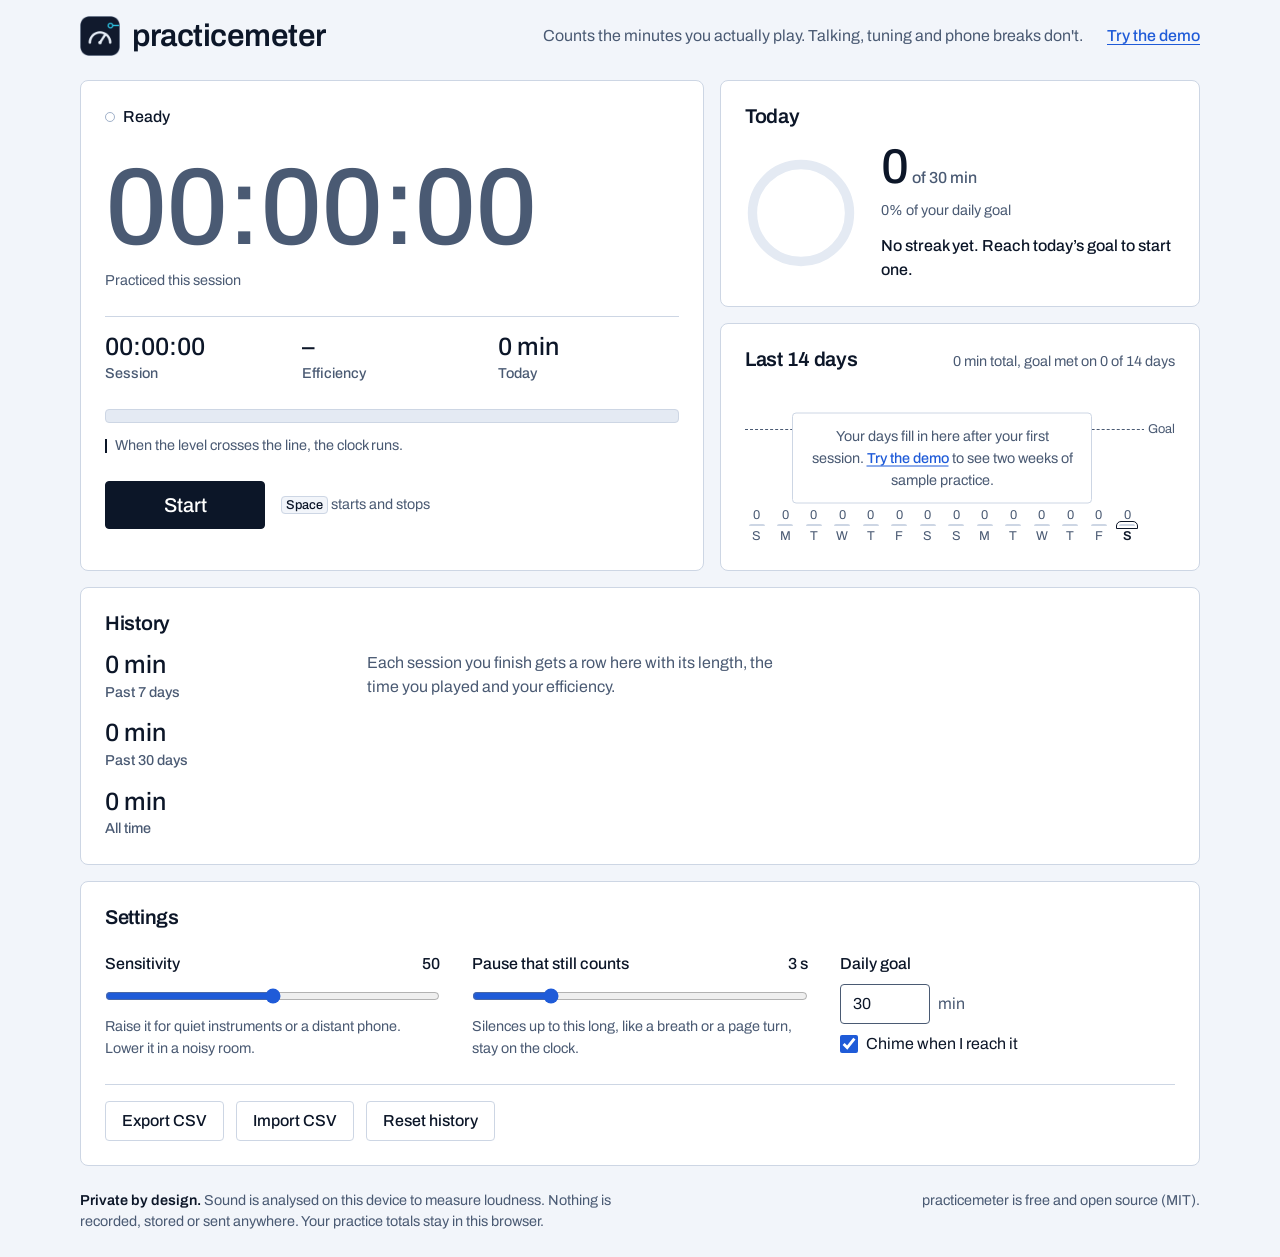
<file: index.html>
<!doctype html>
<html lang="en">
<head>
  <meta charset="utf-8">
  <meta name="viewport" content="width=device-width, initial-scale=1, viewport-fit=cover">
  <title>practicemeter: a practice timer that only counts while you play</title>
  <meta name="description" content="A practice timer for musicians. It listens through the microphone and only counts the time your instrument is actually sounding.">
  <meta name="color-scheme" content="light dark">
  <meta name="theme-color" content="#f2f5fa" media="(prefers-color-scheme: light)">
  <meta name="theme-color" content="#0b1222" media="(prefers-color-scheme: dark)">
  <link rel="icon" href="icon-32.png" type="image/png" sizes="32x32">
  <link rel="apple-touch-icon" href="icon-180.png">
  <link rel="manifest" href="manifest.webmanifest">
  <link rel="stylesheet" href="tokens.css">
  <link rel="stylesheet" href="style.css">
</head>
<body>
  <a class="skip" href="#toggle">Skip to start button</a>

  <header class="masthead">
    <div class="brand">
      <img class="mark" src="icon-192.png" width="40" height="40" alt="">
      <h1>practicemeter</h1>
    </div>
    <div class="masthead-side">
      <p class="tagline">Counts the minutes you actually play. Talking, tuning and phone breaks don't.</p>
      <a class="demo-link" id="demo-link" href="?demo">Try the demo</a>
    </div>
  </header>

  <main class="layout">
    <section class="panel stage" aria-labelledby="stage-title" data-status="idle" id="stage">
      <h2 id="stage-title" class="visually-hidden">Practice clock</h2>

      <div class="status">
        <span class="pad" aria-hidden="true"></span>
        <span id="status-label">Ready</span>
      </div>
      <!-- Screen readers hear lasting changes only (start, stop, goal), not every play/pause flip. -->
      <p class="visually-hidden" id="announce" role="status" aria-live="polite" aria-atomic="true"></p>

      <p class="clock" id="clock" role="timer" aria-label="Practice time this session">00:00:00</p>
      <p class="clock-caption">Practiced this session</p>

      <dl class="session-stats">
        <div>
          <dt>Session</dt>
          <dd id="session-time">00:00:00</dd>
        </div>
        <div>
          <dt>Efficiency</dt>
          <dd id="efficiency">–</dd>
        </div>
        <div>
          <dt>Today</dt>
          <dd id="today-short">0 min</dd>
        </div>
      </dl>

      <div class="meter-wrap">
        <div class="meter" id="meter" role="meter" aria-label="Microphone level"
             aria-valuemin="-90" aria-valuemax="0" aria-valuenow="-90" aria-valuetext="No input">
          <div class="meter-fill" id="meter-fill"></div>
          <div class="meter-floor" id="meter-floor" hidden></div>
          <div class="meter-threshold" id="meter-threshold" hidden></div>
        </div>
        <p class="meter-legend">
          <span class="legend-line" aria-hidden="true"></span>
          When the level crosses the line, the clock runs.
        </p>
      </div>

      <div class="actions">
        <button type="button" class="btn primary" data-variant="primary" id="toggle" aria-keyshortcuts="Space">Start</button>
        <span class="hint" aria-hidden="true"><kbd>Space</kbd> starts and stops</span>
      </div>

      <div class="notice" id="notice" role="alert" hidden></div>
    </section>

    <section class="panel goal" aria-labelledby="goal-title" id="goal-card">
      <h2 id="goal-title">Today</h2>
      <div class="goal-body">
        <svg class="ring" viewBox="0 0 120 120" aria-hidden="true" focusable="false">
          <circle class="ring-burst" cx="60" cy="60" r="52"/>
          <circle class="ring-track" cx="60" cy="60" r="52"/>
          <circle class="ring-value" id="ring-value" cx="60" cy="60" r="52"/>
        </svg>
        <div class="goal-text">
          <p class="goal-minutes"><span id="today-min">0</span><span class="unit"> of <span id="goal-min">30</span> min</span></p>
          <p class="goal-progress" id="goal-progress">0% of your daily goal</p>
          <p class="streak" id="streak">No streak yet</p>
        </div>
      </div>
    </section>

    <section class="panel history" aria-labelledby="history-title">
      <div class="panel-head">
        <h2 id="history-title">Last 14 days</h2>
        <p class="history-total" id="history-total"></p>
      </div>
      <div class="chart">
        <div class="goal-line" id="goal-line" aria-hidden="true"><span>Goal</span></div>
        <ol class="bars" id="bars" aria-label="Minutes practiced per day, oldest first"></ol>
        <p class="chart-empty" id="chart-empty" hidden>Your days fill in here after your first session. <a href="?demo">Try the demo</a> to see two weeks of sample practice.</p>
      </div>
    </section>

    <section class="panel sessions" aria-labelledby="sessions-title">
      <h2 id="sessions-title">History</h2>
      <dl class="totals">
        <div><dt>Past 7 days</dt><dd id="total-week">0 min</dd></div>
        <div><dt>Past 30 days</dt><dd id="total-month">0 min</dd></div>
        <div><dt>All time</dt><dd id="total-all">0 min</dd></div>
      </dl>
      <div class="session-list">
        <table class="session-table" id="session-table" hidden>
          <caption class="visually-hidden">Practice sessions, newest first</caption>
          <thead>
            <tr><th scope="col">Started</th><th scope="col">Length</th><th scope="col">Played</th><th scope="col">Efficiency</th></tr>
          </thead>
          <tbody id="session-rows"></tbody>
        </table>
        <p class="sessions-empty" id="sessions-empty">Each session you finish gets a row here with its length, the time you played and your efficiency.</p>
        <button type="button" class="btn secondary" id="sessions-more" aria-controls="session-table" hidden>Show all</button>
      </div>
    </section>

    <section class="panel settings" aria-labelledby="settings-title">
      <h2 id="settings-title">Settings</h2>
      <div class="field">
        <label for="sensitivity">Sensitivity</label>
        <input type="range" id="sensitivity" min="0" max="100" step="5" value="50" aria-describedby="sensitivity-help">
        <output for="sensitivity" id="sensitivity-out">50</output>
        <p class="help" id="sensitivity-help">Raise it for quiet instruments or a distant phone. Lower it in a noisy room.</p>
      </div>
      <div class="field">
        <label for="grace">Pause that still counts</label>
        <input type="range" id="grace" min="1" max="10" step="1" value="3" aria-describedby="grace-help">
        <output for="grace" id="grace-out">3 s</output>
        <p class="help" id="grace-help">Silences up to this long, like a breath or a page turn, stay on the clock.</p>
      </div>
      <div class="field field-inline">
        <label for="goal">Daily goal</label>
        <span class="number-wrap"><input type="number" id="goal" min="1" max="600" step="1" value="30" inputmode="numeric"> <span>min</span></span>
        <label class="check"><input type="checkbox" id="chime" checked> Chime when I reach it</label>
      </div>
      <div class="data-actions">
        <button type="button" class="btn secondary" id="export">Export CSV</button>
        <button type="button" class="btn secondary" id="import">Import CSV</button>
        <input type="file" id="import-file" accept=".csv,text/csv" hidden>
        <button type="button" class="btn secondary danger" id="reset">Reset history</button>
        <p class="data-status" id="data-status" role="status"></p>
      </div>
    </section>
  </main>

  <footer class="footer">
    <p><strong>Private by design.</strong> Sound is analysed on this device to measure loudness. Nothing is recorded, stored or sent anywhere. Your practice totals stay in this browser.</p>
    <p>practicemeter is free and open source (MIT).</p>
  </footer>

  <script src="detector.js"></script>
  <script src="micwatch.js"></script>
  <script src="history.js"></script>
  <script src="app.js"></script>
</body>
</html>
</file>
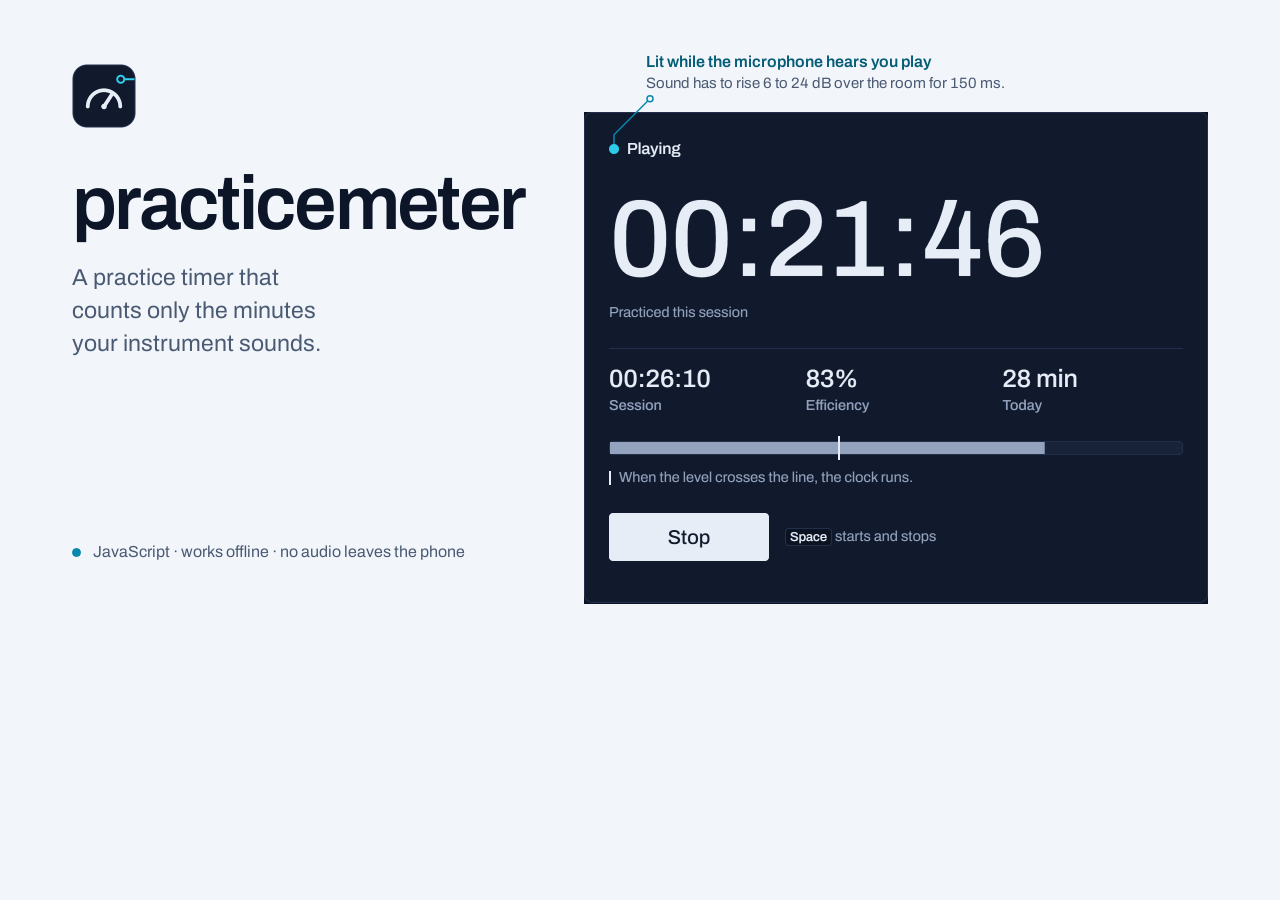
<file: tools/banner/banner.html>
<!doctype html>
<html lang="en">
<head>
<meta charset="utf-8">
<title>practicemeter banner</title>
<link rel="stylesheet" href="tokens.css">
<link rel="stylesheet" href="banner.css">
<script src="trace.js"></script>
<style>
  /* app.png: the practice clock panel at 2x, dark, from the running demo (python tools/shoot.py).
     The shot already has its own panel border, so it sits on the board without .artifact. */
  .shot { position: absolute; left: 584px; top: 112px; width: 624px; display: block; }
</style>
</head>
<body>
<main class="sheet">
  <section class="intro">
    <img class="icon" src="icon.png" alt="">
    <h1>practicemeter</h1>
    <p class="sub">A practice timer that counts only the minutes your instrument sounds.</p>
    <p class="meta"><span class="pad" data-state="live"></span>JavaScript · works offline · no audio leaves the phone</p>
  </section>

  <img class="shot" src="app.png" alt="">

  <p class="callout lit" id="c-pad" style="left:646px;top:36px;width:520px"><b>Lit while the microphone hears you play</b>Sound has to rise 6 to 24 dB over the room for 150 ms.</p>
</main>
<script>
  // shot coordinates (2x pixels) to banner coordinates; the status pad sits at (60, 73)
  const img = (x, y) => [584 + x / 2, 112 + y / 2];
  const pad = img(60, 73);
  const label = document.getElementById("c-pad").getBoundingClientRect();
  traces([
    [[label.left + 4, label.bottom + 6], [pad[0], pad[1] - 4.5], { lit: true, r: 0 }],
  ]);
</script>
</body>
</html>
</file>
<file: tokens.css>
/* A2M33 "trace" design tokens. Copy this file (and fonts/) into a project; do not edit per project.
   Source of truth: notes/design/README.md */

@font-face { font-family: "Archivo"; font-weight: 400; font-display: swap; src: url("fonts/Archivo-400.woff2") format("woff2"); }
@font-face { font-family: "Archivo"; font-weight: 500; font-display: swap; src: url("fonts/Archivo-500.woff2") format("woff2"); }
@font-face { font-family: "Archivo"; font-weight: 600; font-display: swap; src: url("fonts/Archivo-600.woff2") format("woff2"); }
@font-face { font-family: "Archivo"; font-weight: 700; font-display: swap; src: url("fonts/Archivo-700.woff2") format("woff2"); }
@font-face { font-family: "JetBrains Mono"; font-weight: 400; font-display: swap; src: url("fonts/JetBrainsMono-400.woff2") format("woff2"); }
@font-face { font-family: "JetBrains Mono"; font-weight: 500; font-display: swap; src: url("fonts/JetBrainsMono-500.woff2") format("woff2"); }

:root {
  color-scheme: light dark;

  /* Light: drafting paper with a blue cast */
  --ground: #f2f5fa;     /* page background */
  --panel: #ffffff;      /* raised surfaces */
  --inset: #e4eaf3;      /* wells, tracks, inactive fills */
  --line: #cdd6e4;       /* 1px borders and rules */
  --trace: #9fb0c9;      /* idle traces and pads */
  --ink: #0c1628;        /* main text and values */
  --ink-2: #4a5a73;      /* labels and secondary text */
  --signal: #0788ad;     /* the one signal colour: live, active, the lit trace */
  --signal-ink: #055c76; /* signal-coloured text on light */
  --link: #1f5bd8;       /* links, focus, selected */
  --fault: #c9343a;      /* faults and errors only */
  --ok: #1d8458;         /* a confirmed good state, sparingly */

  --font: "Archivo", "Vazirmatn", system-ui, sans-serif;
  --font-code: "JetBrains Mono", Consolas, ui-monospace, monospace; /* code, commands, measurements only */

  /* Type scale (1.25, base 16px) */
  --t-xs: 0.8rem;
  --t-sm: 0.9rem;
  --t-md: 1rem;
  --t-lg: 1.25rem;
  --t-xl: 1.563rem;
  --t-2xl: 1.953rem;
  --t-3xl: 2.441rem;
  --t-value: 3.052rem;

  /* Space (4px grid) */
  --s1: 4px; --s2: 8px; --s3: 12px; --s4: 16px; --s5: 24px; --s6: 32px; --s7: 48px; --s8: 64px;

  /* Radius by hierarchy */
  --r-panel: 8px;
  --r-control: 4px;
  --r-pad: 50%;

  --trace-w: 1.5px;
  --dur: 160ms;
  --ease: cubic-bezier(0.23, 1, 0.32, 1);
}

@media (prefers-color-scheme: dark) {
  :root {
    /* Dark: board at night, deep navy, never pure black */
    --ground: #0b1222;
    --panel: #111a2d;
    --inset: #18233a;
    --line: #22304b;
    --trace: #3a4d70;
    --ink: #e6edf7;
    --ink-2: #93a3bd;
    --signal: #2fcbea;
    --signal-ink: #7fe0f3;
    --link: #6f9dff;
    --fault: #ff6b6b;
    --ok: #3fcf93;
  }
}

:root[data-theme="light"] { color-scheme: light; }
:root[data-theme="dark"] { color-scheme: dark; }

/* Base */
*, *::before, *::after { box-sizing: border-box; }
html { font-family: var(--font); font-size: 100%; line-height: 1.5; color: var(--ink); background: var(--ground);
       font-variant-numeric: tabular-nums; -webkit-text-size-adjust: 100%; }
body { margin: 0; }
::selection { background: color-mix(in srgb, var(--signal) 30%, transparent); color: var(--ink); }
a { color: var(--link); text-underline-offset: 0.2em; text-decoration-thickness: 1px; }
:focus-visible { outline: 2px solid var(--link); outline-offset: 2px; border-radius: var(--r-control); }
h1, h2, h3 { font-weight: 600; line-height: 1.12; letter-spacing: -0.015em; margin: 0 0 var(--s3); text-wrap: balance; }
h1 { font-size: var(--t-2xl); }
h2 { font-size: var(--t-xl); }
h3 { font-size: var(--t-lg); }
code, kbd, samp { font-family: var(--font-code); font-size: 0.92em; }

/* Signature: the pad. A hollow ring at the end of a trace. Idle = trace colour, live = filled signal, fault = red. */
.pad { display: inline-block; width: 0.62em; height: 0.62em; border-radius: var(--r-pad);
       border: var(--trace-w) solid var(--trace); background: transparent; vertical-align: 0.04em; }
.pad[data-state="live"] { border-color: var(--signal); background: var(--signal); }
.pad[data-state="fault"] { border-color: var(--fault); background: var(--fault); }
.pad[data-state="ok"] { border-color: var(--ok); }

/* Label: the small text next to a value */
.label { font-weight: 500; font-size: var(--t-sm); color: var(--ink-2); }

/* Reading: a value with its unit */
.reading { font-size: var(--t-value); font-weight: 500; line-height: 1; letter-spacing: -0.02em; }
.reading small { font-size: 0.4em; font-weight: 500; color: var(--ink-2); margin-inline-start: 0.2em; }

/* Panel */
.panel { background: var(--panel); border: 1px solid var(--line); border-radius: var(--r-panel); padding: var(--s5); }

/* Buttons: flat, bordered; primary is ink, toggled-on gets a signal underline */
.btn { font: 500 var(--t-md)/1 var(--font); min-height: 40px; padding: 0 var(--s4); border-radius: var(--r-control);
       border: 1px solid var(--line); background: var(--panel); color: var(--ink); cursor: pointer;
       transition: background var(--dur) var(--ease), border-color var(--dur) var(--ease), transform var(--dur) var(--ease); }
.btn:hover { border-color: var(--trace); }
.btn:active { background: var(--inset); transform: scale(0.98); }
.btn[data-variant="primary"] { background: var(--ink); color: var(--panel); border-color: var(--ink); }
.btn[aria-pressed="true"] { border-color: var(--signal); box-shadow: inset 0 -2px 0 var(--signal); }
.btn:disabled { opacity: 0.5; cursor: not-allowed; }

@media (prefers-reduced-motion: reduce) {
  *, *::before, *::after { transition-duration: 0ms !important; animation-duration: 0ms !important; }
}
</file>
<file: style.css>
/* practicemeter. Uses only the variables from tokens.css (the A2M33 "trace" system):
   no colour or font literals here. */

body {
  min-height: 100vh;
  padding: max(var(--s4), env(safe-area-inset-top)) max(var(--s4), env(safe-area-inset-right))
           max(var(--s4), env(safe-area-inset-bottom)) max(var(--s4), env(safe-area-inset-left));
}

p { margin: 0; }

.visually-hidden {
  position: absolute !important;
  width: 1px; height: 1px;
  overflow: hidden; clip: rect(0 0 0 0);
  white-space: nowrap; margin: -1px; padding: 0; border: 0;
}

.skip {
  position: absolute; left: var(--s3); top: -48px; z-index: 10;
  padding: var(--s2) var(--s3);
  background: var(--ink); color: var(--panel);
  border-radius: var(--r-control);
}
.skip:focus { top: var(--s3); }

/* ---------- Header ---------- */

.masthead {
  max-width: 1120px; margin: 0 auto var(--s5);
  display: flex; flex-wrap: wrap; align-items: center; justify-content: space-between;
  gap: var(--s2) var(--s5);
}
.brand { display: flex; align-items: center; gap: var(--s3); }
.brand h1 { margin: 0; }
.mark { display: block; width: 40px; height: 40px; flex: none; }
.masthead-side { display: flex; flex-wrap: wrap; align-items: baseline; gap: var(--s1) var(--s5); }
.tagline { color: var(--ink-2); max-width: 60ch; }
.demo-link { font-weight: 500; white-space: nowrap; }

/* ---------- Layout ---------- */

.layout {
  max-width: 1120px; margin: 0 auto;
  display: grid; gap: var(--s4);
  grid-template-columns: minmax(0, 1.3fr) minmax(0, 1fr);
  grid-template-areas:
    "stage goal"
    "stage history"
    "sessions sessions"
    "settings settings";
}
.stage { grid-area: stage; }
.goal { grid-area: goal; }
.history { grid-area: history; }
.sessions { grid-area: sessions; }
.settings { grid-area: settings; }

.panel h2 { font-size: var(--t-lg); margin: 0; }

/* ---------- Stage: status pad, clock, meter, start ---------- */

.stage { container-type: inline-size; display: flex; flex-direction: column; align-items: flex-start; }

.status { display: flex; align-items: center; gap: var(--s2); font-weight: 500; min-height: 1.5em; }
.status .pad { flex: none; transition: background-color var(--dur) var(--ease), border-color var(--dur) var(--ease); }
/* Filled signal while the clock counts. A short pause still counts, so it keeps the signal as a ring. */
.stage[data-status="playing"] .pad { border-color: var(--signal); background: var(--signal); }
.stage[data-status="holding"] .pad { border-color: var(--signal); background: transparent; }
.stage[data-fault] .pad { border-color: var(--fault); background: var(--fault); }

/* The hero reading. Sized to the panel so eight digits never overflow it. */
.clock {
  margin-top: var(--s5);
  font-size: clamp(3.6rem, 19cqi, 7.5rem);
  font-weight: 500; line-height: 1; letter-spacing: -0.01em;
  font-variant-numeric: tabular-nums;
  color: var(--ink);
  transition: color var(--dur) var(--ease);
}
.stage[data-status="idle"] .clock,
.stage[data-status="paused"] .clock { color: var(--ink-2); }
.clock-caption { margin-top: var(--s2); color: var(--ink-2); font-size: var(--t-sm); }

.session-stats {
  display: grid; grid-template-columns: repeat(3, minmax(0, 1fr)); gap: var(--s4);
  width: 100%; margin: var(--s5) 0 0; padding-top: var(--s4);
  border-top: 1px solid var(--line);
}
/* Value first, label under it. The dt stays first in the markup for screen readers. */
.session-stats div, .totals div { display: flex; flex-direction: column-reverse; justify-content: flex-end; gap: 2px; }
.session-stats dt, .totals dt { font-family: var(--font); font-weight: 500; font-size: var(--t-sm); color: var(--ink-2); }
.session-stats dd, .totals dd { margin: 0; font-size: var(--t-xl); font-weight: 500; line-height: 1.15; white-space: nowrap; }

/* Level meter: an inset track, a neutral fill and the threshold as a tick across it. */
.meter-wrap { width: 100%; margin-top: var(--s5); }
.meter {
  position: relative; height: 14px;
  background: var(--inset);
  border: 1px solid var(--line);
  border-radius: var(--r-control);
}
.meter-fill {
  position: absolute; inset: 0;
  background: var(--ink-2);
  transform-origin: left center; transform: scaleX(0);
}
.meter-floor, .meter-threshold { position: absolute; left: 0; }
.meter-floor { top: 3px; bottom: 3px; width: 1px; background: var(--ink-2); }
.meter-threshold { top: -6px; bottom: -6px; width: 2px; margin-left: -1px; background: var(--ink); }
.meter-legend {
  display: flex; align-items: flex-start; gap: var(--s2);
  margin-top: var(--s3); color: var(--ink-2); font-size: var(--t-sm);
}
.legend-line { flex: none; width: 2px; height: 1em; margin-top: 0.25em; background: var(--ink); }

/* Buttons build on .btn from tokens.css */
.actions { display: flex; flex-wrap: wrap; align-items: center; gap: var(--s2) var(--s4); margin-top: var(--s5); }
.btn.primary { min-width: 160px; min-height: 48px; padding: 0 var(--s6); font-size: var(--t-lg); }
@media (hover: hover) {
  .btn.primary:hover { background: color-mix(in srgb, var(--ink) 84%, var(--panel)); }
}
/* tokens.css sets a hover border on every .btn; touch screens keep it after a tap, so undo it there. */
@media (hover: none) {
  .btn:hover { border-color: var(--line); }
  .btn[data-variant="primary"]:hover { border-color: var(--ink); }
}
.btn:active { transform: scale(0.98); }
.btn.primary:active { background: color-mix(in srgb, var(--ink) 72%, var(--panel)); }
.btn[aria-disabled="true"] { opacity: 0.6; cursor: progress; }
.hint { color: var(--ink-2); font-size: var(--t-sm); }
@media (hover: none) { .hint { display: none; } } /* phones have no Space key to press */
kbd {
  font: 500 var(--t-xs) var(--font);
  padding: 1px var(--s1);
  border: 1px solid var(--line); border-radius: var(--r-control);
  background: var(--ground); color: var(--ink);
}

.notice {
  margin-top: var(--s5); padding: var(--s3) var(--s4); max-width: 60ch;
  background: var(--ground); color: var(--ink);
  border: 1px solid var(--line); border-left: 3px solid var(--ink-2);
  border-radius: var(--r-control);
  font-size: var(--t-sm);
}
.stage[data-fault] .notice { border-left-color: var(--fault); }

/* ---------- Today: goal ring ---------- */

.goal-body { display: flex; align-items: center; gap: var(--s5); margin-top: var(--s4); }
.ring { width: 112px; height: 112px; flex: none; transform: rotate(-90deg); overflow: visible; }
.ring circle { fill: none; stroke-width: 10; }
.ring-track { stroke: var(--inset); }
.ring-value {
  stroke: var(--ink);
  stroke-dasharray: 326.73; stroke-dashoffset: 326.73;
  transition: stroke-dashoffset 600ms var(--ease);
}
.ring-burst { stroke: var(--ok); opacity: 0; transform-box: fill-box; transform-origin: center; }
/* Played once when today's goal is reached during a session. */
.goal.celebrate .ring-burst { animation: ring-burst 1.1s var(--ease) 1; }
@keyframes ring-burst {
  0% { opacity: 0.7; transform: scale(1); stroke-width: 10px; }
  100% { opacity: 0; transform: scale(1.25); stroke-width: 1px; }
}
.goal-minutes { font-size: var(--t-value); font-weight: 500; line-height: 1; letter-spacing: -0.01em; }
.goal-minutes .unit { font-size: var(--t-md); color: var(--ink-2); letter-spacing: 0; }
.goal-progress { margin-top: var(--s2); color: var(--ink-2); font-size: var(--t-sm); }
.streak { margin-top: var(--s3); font-weight: 500; }

/* ---------- Last 14 days ---------- */

.panel-head { display: flex; flex-wrap: wrap; justify-content: space-between; align-items: baseline; gap: var(--s1) var(--s3); }
.panel-head h2 { white-space: nowrap; }
.history-total { color: var(--ink-2); font-size: var(--t-sm); }
/* --plot: height of a 100% bar; --day-h: day label row. Bars and the goal line share them. */
.chart { --plot: 120px; --day-h: 20px; position: relative; margin-top: var(--s4); }
.bars {
  list-style: none; margin: 0; padding: 0 36px 0 0; /* right gutter holds the goal label */
  display: grid; grid-template-columns: repeat(14, 1fr); gap: 5px;
  height: calc(var(--plot) + var(--day-h) + 18px); align-items: end;
}
.bars li { display: flex; flex-direction: column; align-items: center; justify-content: flex-end; height: 100%; min-width: 0; }
.bar-value { margin-bottom: 3px; font-size: var(--t-xs); line-height: 1; color: var(--ink-2); }
.bar {
  width: 100%; max-width: 16px; min-height: 2px;
  height: calc(var(--plot) * var(--f, 0));
  border-radius: var(--r-control) var(--r-control) 0 0;
  background: var(--line);
}
.bars li.met .bar { background: var(--ink-2); }
.bars li.today .bar { outline: 1px solid var(--ink); outline-offset: 2px; }
.bar-day { height: var(--day-h); line-height: var(--day-h); font-size: var(--t-xs); color: var(--ink-2); }
.bars li.today .bar-day { color: var(--ink); font-weight: 600; }
.goal-line {
  position: absolute; left: 0; right: 0; height: 0;
  bottom: calc(var(--day-h) + var(--plot) * var(--g, 0.8));
  border-top: 1px dashed var(--ink-2); pointer-events: none;
}
.goal-line span {
  position: absolute; right: 0; top: -0.6em;
  padding-left: var(--s1);
  font-size: var(--t-xs); line-height: 1; color: var(--ink-2); background: var(--panel);
}

.chart-empty {
  position: absolute; left: 0; right: 36px; top: 50%; transform: translateY(-60%);
  margin: 0 auto; max-width: 300px; padding: var(--s3) var(--s4);
  font-size: var(--t-sm); color: var(--ink-2); text-align: center;
  background: var(--panel); border: 1px solid var(--line); border-radius: var(--r-control);
}
.chart-empty a { font-weight: 500; }
.chart-empty[hidden] { display: none; }

/* ---------- History: totals and past sessions ---------- */

.sessions {
  display: grid; grid-template-columns: minmax(180px, 230px) minmax(0, 1fr); gap: var(--s4) var(--s6);
  align-items: start;
}
.sessions h2 { grid-column: 1 / -1; }
.totals { margin: 0; display: grid; gap: var(--s4); }
.session-list { min-width: 0; }
.session-table { width: 100%; border-collapse: collapse; }
.session-table th, .session-table td {
  padding: var(--s2) var(--s3); text-align: right; white-space: nowrap;
  border-bottom: 1px solid var(--line);
}
.session-table th:first-child, .session-table td:first-child { text-align: left; padding-left: 0; }
.session-table th:last-child, .session-table td:last-child { padding-right: 0; }
.session-table thead th {
  padding-top: 0;
  font-family: var(--font); font-weight: 500; font-size: var(--t-sm); color: var(--ink-2);
  border-bottom-color: var(--ink-2);
}
/* The start date may wrap, so the table stays inside its panel on small phones and with
   large text. It only wraps when the row would not fit otherwise. */
.session-table tbody th { font-weight: 400; white-space: normal; }
.session-table tbody tr:last-child > * { border-bottom: 0; }
.sessions-empty { color: var(--ink-2); max-width: 46ch; }
#sessions-more { margin-top: var(--s3); }

/* ---------- Settings ---------- */

.settings { display: grid; grid-template-columns: repeat(3, minmax(0, 1fr)); gap: var(--s5) var(--s6); align-items: start; }
.settings h2 { grid-column: 1 / -1; }
.field { display: grid; grid-template-columns: 1fr auto; gap: var(--s2) var(--s3); align-items: center; }
.field label { font-weight: 500; }
.field input[type="range"] { grid-column: 1 / -1; grid-row: 2; width: 100%; margin: var(--s1) 0; accent-color: var(--link); }
.field output { grid-column: 2; grid-row: 1; font-weight: 500; }
.help { grid-column: 1 / -1; color: var(--ink-2); font-size: var(--t-sm); }
.field-inline { grid-template-columns: 1fr; }
.check { display: inline-flex; align-items: center; gap: var(--s2); cursor: pointer; }
.field .check { font-weight: 400; }
.check input { width: 18px; height: 18px; margin: 0; accent-color: var(--link); }
.number-wrap { display: inline-flex; align-items: center; gap: var(--s2); color: var(--ink-2); }
input[type="number"] {
  width: 90px; min-height: 40px; padding: 0 var(--s3);
  font: inherit; color: var(--ink); background: var(--panel);
  border: 1px solid var(--ink-2); border-radius: var(--r-control);
}
.data-actions { grid-column: 1 / -1; display: flex; flex-wrap: wrap; gap: var(--s2) var(--s3); padding-top: var(--s4); border-top: 1px solid var(--line); }
.data-status { flex-basis: 100%; color: var(--ink-2); font-size: var(--t-sm); }
.data-status:empty { display: none; }

/* ---------- Footer ---------- */

.footer {
  max-width: 1120px; margin: var(--s5) auto var(--s2);
  display: flex; flex-wrap: wrap; justify-content: space-between; gap: var(--s1) var(--s5);
  color: var(--ink-2); font-size: var(--t-sm);
}
.footer p { max-width: 70ch; }
.footer strong { color: var(--ink); font-weight: 600; }

/* ---------- Tablet and phone ---------- */

@media (max-width: 860px) {
  .layout {
    grid-template-columns: minmax(0, 1fr);
    grid-template-areas: "stage" "goal" "history" "sessions" "settings";
  }
  .settings { grid-template-columns: minmax(0, 1fr); }
}

@media (max-width: 640px) {
  .sessions { grid-template-columns: minmax(0, 1fr); }
  .totals { grid-template-columns: repeat(3, minmax(0, 1fr)); gap: var(--s2); }
  .totals dd, .session-stats dd { font-size: var(--t-lg); }
}

@media (max-width: 480px) {
  body { padding-left: max(10px, env(safe-area-inset-left)); padding-right: max(10px, env(safe-area-inset-right)); }
  .panel { padding: var(--s4); }
  .brand h1 { font-size: var(--t-xl); }
  .mark { width: 32px; height: 32px; }
  .tagline { font-size: var(--t-sm); }
  .chart { --plot: 100px; }
  .bars { gap: 3px; }
  .ring { width: 92px; height: 92px; }
  .goal-body { gap: var(--s4); }
  .goal-minutes { font-size: var(--t-2xl); }
  .session-table { font-size: var(--t-sm); }
  .session-table th, .session-table td { padding: 7px 5px; }
  .session-table thead th { font-size: var(--t-xs); }
}

/* Phone on a music stand in landscape: keep the clock and status in view. */
@media (max-height: 500px) and (orientation: landscape) {
  .masthead .tagline { display: none; }
  .clock { font-size: clamp(3rem, 18vh, 6rem); margin-top: var(--s3); }
  .session-stats, .meter-wrap, .actions { margin-top: var(--s3); }
}

/* Smallest phones */
@media (max-width: 360px) {
  .session-stats { gap: var(--s2); }
  .totals dt, .session-stats dt { font-size: var(--t-xs); }
  .totals dd, .session-stats dd { font-size: var(--t-md); }
}
</file>
<file: tools/banner/tokens.css>
/* A2M33 "trace" design tokens. Copy this file (and fonts/) into a project; do not edit per project.
   Source of truth: notes/design/README.md */

@font-face { font-family: "Archivo"; font-weight: 400; font-display: swap; src: url("fonts/Archivo-400.woff2") format("woff2"); }
@font-face { font-family: "Archivo"; font-weight: 500; font-display: swap; src: url("fonts/Archivo-500.woff2") format("woff2"); }
@font-face { font-family: "Archivo"; font-weight: 600; font-display: swap; src: url("fonts/Archivo-600.woff2") format("woff2"); }
@font-face { font-family: "Archivo"; font-weight: 700; font-display: swap; src: url("fonts/Archivo-700.woff2") format("woff2"); }
@font-face { font-family: "JetBrains Mono"; font-weight: 400; font-display: swap; src: url("fonts/JetBrainsMono-400.woff2") format("woff2"); }
@font-face { font-family: "JetBrains Mono"; font-weight: 500; font-display: swap; src: url("fonts/JetBrainsMono-500.woff2") format("woff2"); }

:root {
  color-scheme: light dark;

  /* Light: drafting paper with a blue cast */
  --ground: #f2f5fa;     /* page background */
  --panel: #ffffff;      /* raised surfaces */
  --inset: #e4eaf3;      /* wells, tracks, inactive fills */
  --line: #cdd6e4;       /* 1px borders and rules */
  --trace: #9fb0c9;      /* idle traces and pads */
  --ink: #0c1628;        /* main text and values */
  --ink-2: #4a5a73;      /* labels and secondary text */
  --signal: #0788ad;     /* the one signal colour: live, active, the lit trace */
  --signal-ink: #055c76; /* signal-coloured text on light */
  --link: #1f5bd8;       /* links, focus, selected */
  --fault: #c9343a;      /* faults and errors only */
  --ok: #1d8458;         /* a confirmed good state, sparingly */

  --font: "Archivo", "Vazirmatn", system-ui, sans-serif;
  --font-code: "JetBrains Mono", Consolas, ui-monospace, monospace; /* code, commands, measurements only */

  /* Type scale (1.25, base 16px) */
  --t-xs: 0.8rem;
  --t-sm: 0.9rem;
  --t-md: 1rem;
  --t-lg: 1.25rem;
  --t-xl: 1.563rem;
  --t-2xl: 1.953rem;
  --t-3xl: 2.441rem;
  --t-value: 3.052rem;

  /* Space (4px grid) */
  --s1: 4px; --s2: 8px; --s3: 12px; --s4: 16px; --s5: 24px; --s6: 32px; --s7: 48px; --s8: 64px;

  /* Radius by hierarchy */
  --r-panel: 8px;
  --r-control: 4px;
  --r-pad: 50%;

  --trace-w: 1.5px;
  --dur: 160ms;
  --ease: cubic-bezier(0.23, 1, 0.32, 1);
}

@media (prefers-color-scheme: dark) {
  :root {
    /* Dark: board at night, deep navy, never pure black */
    --ground: #0b1222;
    --panel: #111a2d;
    --inset: #18233a;
    --line: #22304b;
    --trace: #3a4d70;
    --ink: #e6edf7;
    --ink-2: #93a3bd;
    --signal: #2fcbea;
    --signal-ink: #7fe0f3;
    --link: #6f9dff;
    --fault: #ff6b6b;
    --ok: #3fcf93;
  }
}

:root[data-theme="light"] { color-scheme: light; }
:root[data-theme="dark"] { color-scheme: dark; }

/* Base */
*, *::before, *::after { box-sizing: border-box; }
html { font-family: var(--font); font-size: 100%; line-height: 1.5; color: var(--ink); background: var(--ground);
       font-variant-numeric: tabular-nums; -webkit-text-size-adjust: 100%; }
body { margin: 0; }
::selection { background: color-mix(in srgb, var(--signal) 30%, transparent); color: var(--ink); }
a { color: var(--link); text-underline-offset: 0.2em; text-decoration-thickness: 1px; }
:focus-visible { outline: 2px solid var(--link); outline-offset: 2px; border-radius: var(--r-control); }
h1, h2, h3 { font-weight: 600; line-height: 1.12; letter-spacing: -0.015em; margin: 0 0 var(--s3); text-wrap: balance; }
h1 { font-size: var(--t-2xl); }
h2 { font-size: var(--t-xl); }
h3 { font-size: var(--t-lg); }
code, kbd, samp { font-family: var(--font-code); font-size: 0.92em; }

/* Signature: the pad. A hollow ring at the end of a trace. Idle = trace colour, live = filled signal, fault = red. */
.pad { display: inline-block; width: 0.62em; height: 0.62em; border-radius: var(--r-pad);
       border: var(--trace-w) solid var(--trace); background: transparent; vertical-align: 0.04em; }
.pad[data-state="live"] { border-color: var(--signal); background: var(--signal); }
.pad[data-state="fault"] { border-color: var(--fault); background: var(--fault); }
.pad[data-state="ok"] { border-color: var(--ok); }

/* Label: the small text next to a value */
.label { font-weight: 500; font-size: var(--t-sm); color: var(--ink-2); }

/* Reading: a value with its unit */
.reading { font-size: var(--t-value); font-weight: 500; line-height: 1; letter-spacing: -0.02em; }
.reading small { font-size: 0.4em; font-weight: 500; color: var(--ink-2); margin-inline-start: 0.2em; }

/* Panel */
.panel { background: var(--panel); border: 1px solid var(--line); border-radius: var(--r-panel); padding: var(--s5); }

/* Buttons: flat, bordered; primary is ink, toggled-on gets a signal underline */
.btn { font: 500 var(--t-md)/1 var(--font); min-height: 40px; padding: 0 var(--s4); border-radius: var(--r-control);
       border: 1px solid var(--line); background: var(--panel); color: var(--ink); cursor: pointer;
       transition: background var(--dur) var(--ease), border-color var(--dur) var(--ease), transform var(--dur) var(--ease); }
.btn:hover { border-color: var(--trace); }
.btn:active { background: var(--inset); transform: scale(0.98); }
.btn[data-variant="primary"] { background: var(--ink); color: var(--panel); border-color: var(--ink); }
.btn[aria-pressed="true"] { border-color: var(--signal); box-shadow: inset 0 -2px 0 var(--signal); }
.btn:disabled { opacity: 0.5; cursor: not-allowed; }

@media (prefers-reduced-motion: reduce) {
  *, *::before, *::after { transition-duration: 0ms !important; animation-duration: 0ms !important; }
}
</file>
<file: tools/banner/banner.css>
/* A2M33 "trace" banner frame, 1280x640. Uses tokens.css variables only.
   Left: name and one sentence. Right: the real artifact with traced callouts. */
:root { color-scheme: dark; }
html, body { width: 1280px; height: 640px; overflow: hidden; background: var(--ground); }
.sheet { position: relative; width: 1280px; height: 640px; padding: 64px 72px; }
.intro { position: absolute; left: 72px; top: 64px; bottom: 64px; width: 400px; display: flex; flex-direction: column; }
.icon { width: 64px; height: 64px; display: block; margin-bottom: 40px; }
h1 { font-size: 76px; font-weight: 600; letter-spacing: -0.035em; line-height: 0.95; margin: 0 0 22px; }
.sub { font-size: 23px; line-height: 1.42; color: var(--ink-2); margin: 0; max-width: 21ch; text-wrap: pretty; }
.sub b { color: var(--ink); font-weight: 500; }
.meta { margin-top: auto; display: flex; align-items: center; gap: 12px; font-size: 16px; line-height: 1; color: var(--ink-2); }
.meta .pad { width: 9px; height: 9px; }
.artifact { position: absolute; overflow: hidden; border: 1px solid var(--line); border-radius: var(--r-panel); background: var(--panel); }
.artifact img { display: block; }
.callout { position: absolute; font-size: 15px; line-height: 1.35; color: var(--ink-2); width: 190px; }
.callout b { display: block; color: var(--ink); font-weight: 600; font-size: 16px; }
.callout.lit b { color: var(--signal-ink); }
svg.traces { position: absolute; inset: 0; pointer-events: none; overflow: visible; }
svg.traces path { fill: none; stroke: var(--trace); stroke-width: 1.5; }
svg.traces circle { fill: var(--ground); stroke: var(--trace); stroke-width: 1.5; }
svg.traces .lit path, svg.traces .lit circle { stroke: var(--signal); }
svg.traces .lit circle.end { fill: var(--signal); }
</file>
